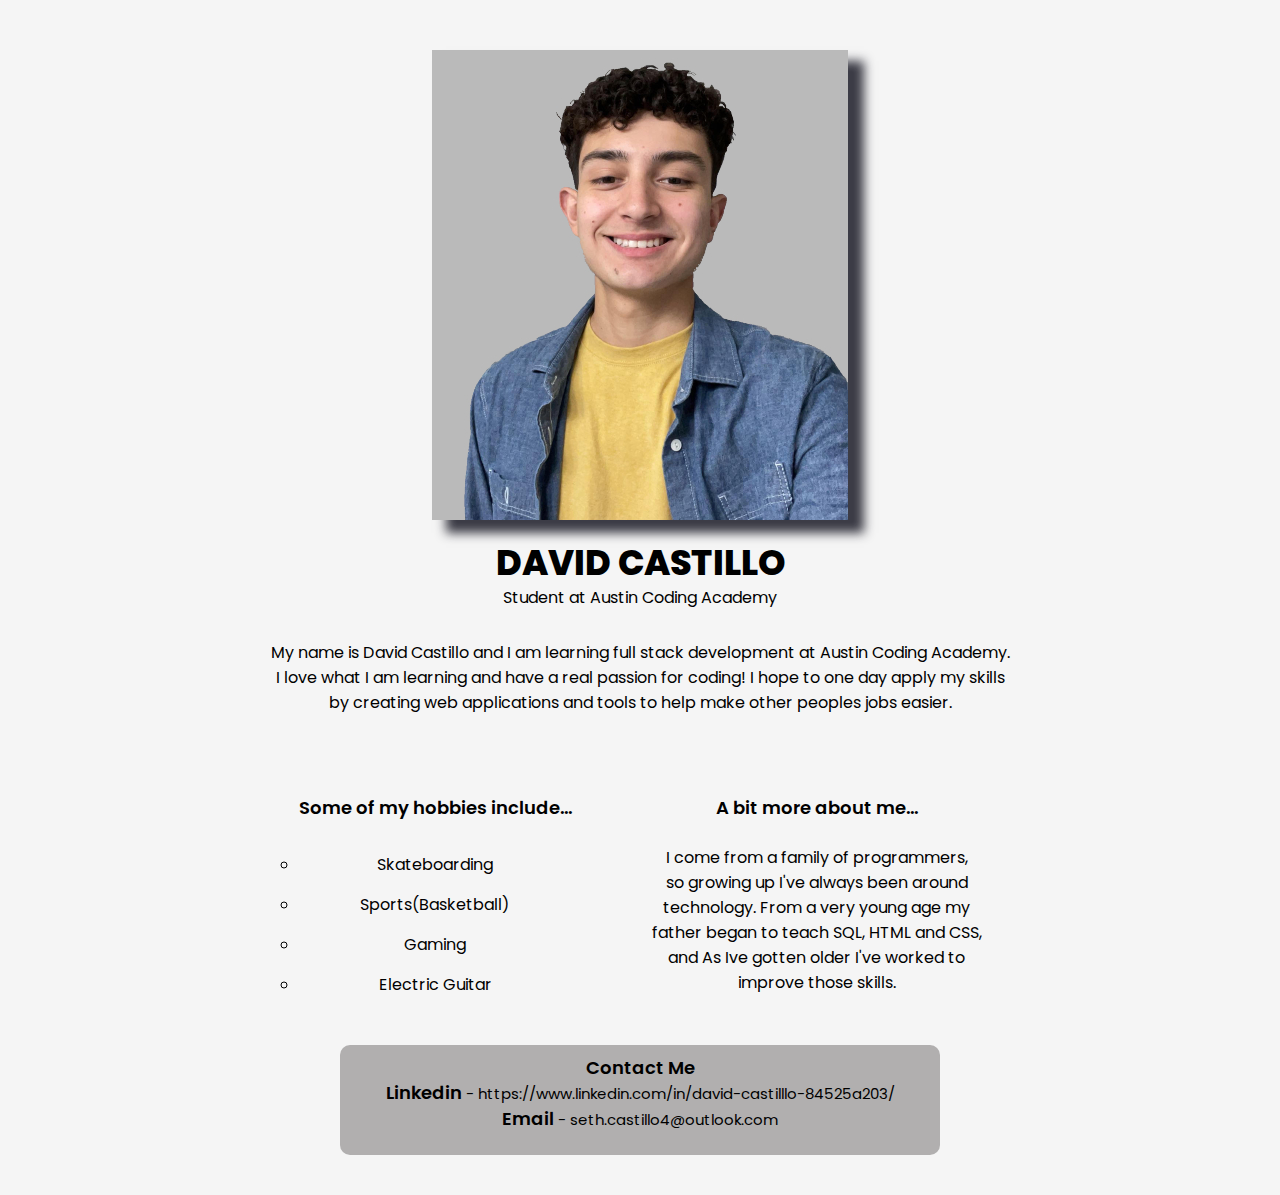
<file: aboutPage.html>
<html lang="en">
<head>
  <meta charset="UTF-8">
  <meta name="viewport" content="width=device-width, initial-scale=1.0">
  <link rel="stylesheet" href="Aboutreset.css">
  <link rel="stylesheet" href="about-Styles.css">
  <link rel="preconnect" href="https://fonts.gstatic.com">
<link href="https://fonts.googleapis.com/css2?family=Poppins:ital,wght@0,300;1,800&display=swap" rel="stylesheet">
  <title>AboutPage</title>
</head>
<body>
  <header>
    <img src="Megrey.jpg">
    <div>DAVID CASTILLO</div>
    <p>Student at Austin Coding Academy</p>
    <article>My name is David Castillo and I am learning full stack development at Austin Coding Academy. <br>
      I love what I am learning and have a real passion for coding! I hope to one day apply my skills <br>
      by creating web applications and tools to help make other peoples jobs easier.
    </article>
  </header>
    <section class="body">
      <div class="hobbies">
      <span>Some of my hobbies include...</span> <br><br>
      <ul>
        <li>Skateboarding</li>
        <li>Sports(Basketball)</li>
        <li>Gaming</li>
        <li>Electric Guitar</li>
      </ul>
    </div>
    <div class="Extra-info">
      <span>A bit more about me...</span> <br><br>
      <article>I come from a family of programmers,<br>
         so growing up I've always been around <br> 
         technology. From a very young age my <br> 
         father began to teach SQL, HTML and  CSS, <br> 
         and As Ive gotten older I've worked to <br>
         improve those skills.</article>
    </div>
  </section>
  <footer>
    <span>Contact Me</span><br>
      <p><span>Linkedin</span> - https://www.linkedin.com/in/david-castilllo-84525a203/</p></div>
      <p><span>Email</span> - seth.castillo4@outlook.com</p></div>
  </footer>
</body>
</html>
</file>
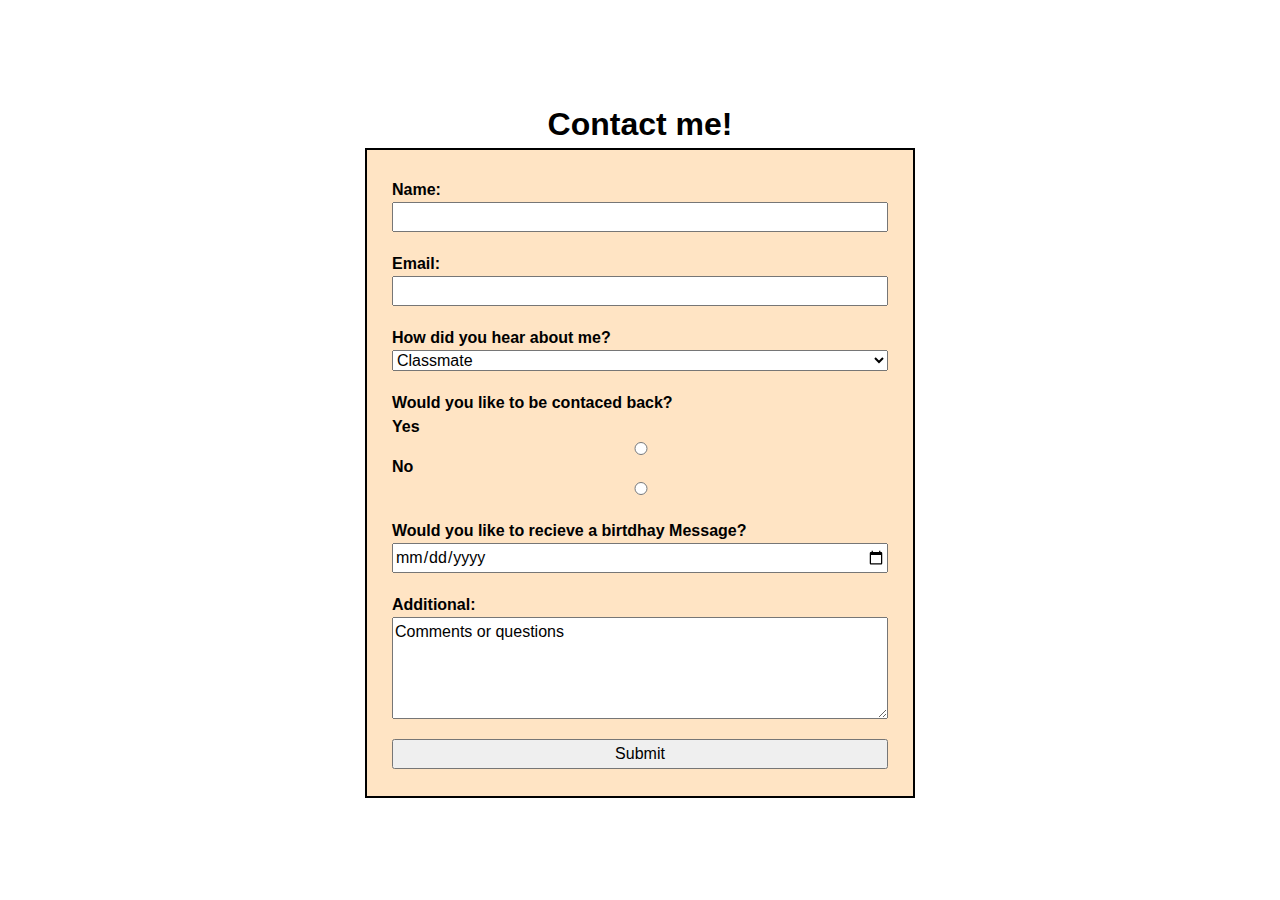
<file: contactpage.html>
<html lang="en">
<head>
    <meta charset="UTF-8">
    <meta name="viewport" content="width=device-width, initial-scale=1.0">
    <link rel="stylesheet" href="contactpage.css">
    <link rel="stylesheet" href="contactpage-reset.css">
    <title>Contact Page</title>
</head>
<body>
    <header>
        <h1>Contact me!</h1>
    </header>
    <form action="/example.html" method="POST" id="form1">
        <div class="input">
            <label for="name">Name:</label>
            <input type="text" id="name" name="name">
            
            <label for="name">Email:</label>           
            <input type="text" id="email" name="email">

            <label for="method">How did you hear about me?</label> 
            <select id="method" name="User-heard-about-me-by:" >
                <option value="Classmate">Classmate</option>
                <option value="Resume-Submission">Resume Submission</option>
                <option value="LinkedIn">LinkedIn</option>
                <option value="Coding-Academy-Rec">Coding Academy Rec</option>
                <option value="Other">Other</option>
            </select>
            
            <p>Would you like to be contaced back?</p>
            <label for="Yes" >Yes</label>
            <input type="radio" value="Yes">
            <label for="No" >No</label>
            <input type="radio" value="No">
            <br>

            <label for="BdayMessage">Would you like to recieve a birtdhay Message?</label>
            <input type="date">

            <label for="extras">Additional:</label>
            <textarea id="extras" name="comments" rows="4" >Comments or questions</textarea>
            
            <button type="submit" form="form1" value="Submit">Submit</button>
        </div>
    </form>
</body>
</html>
</file>
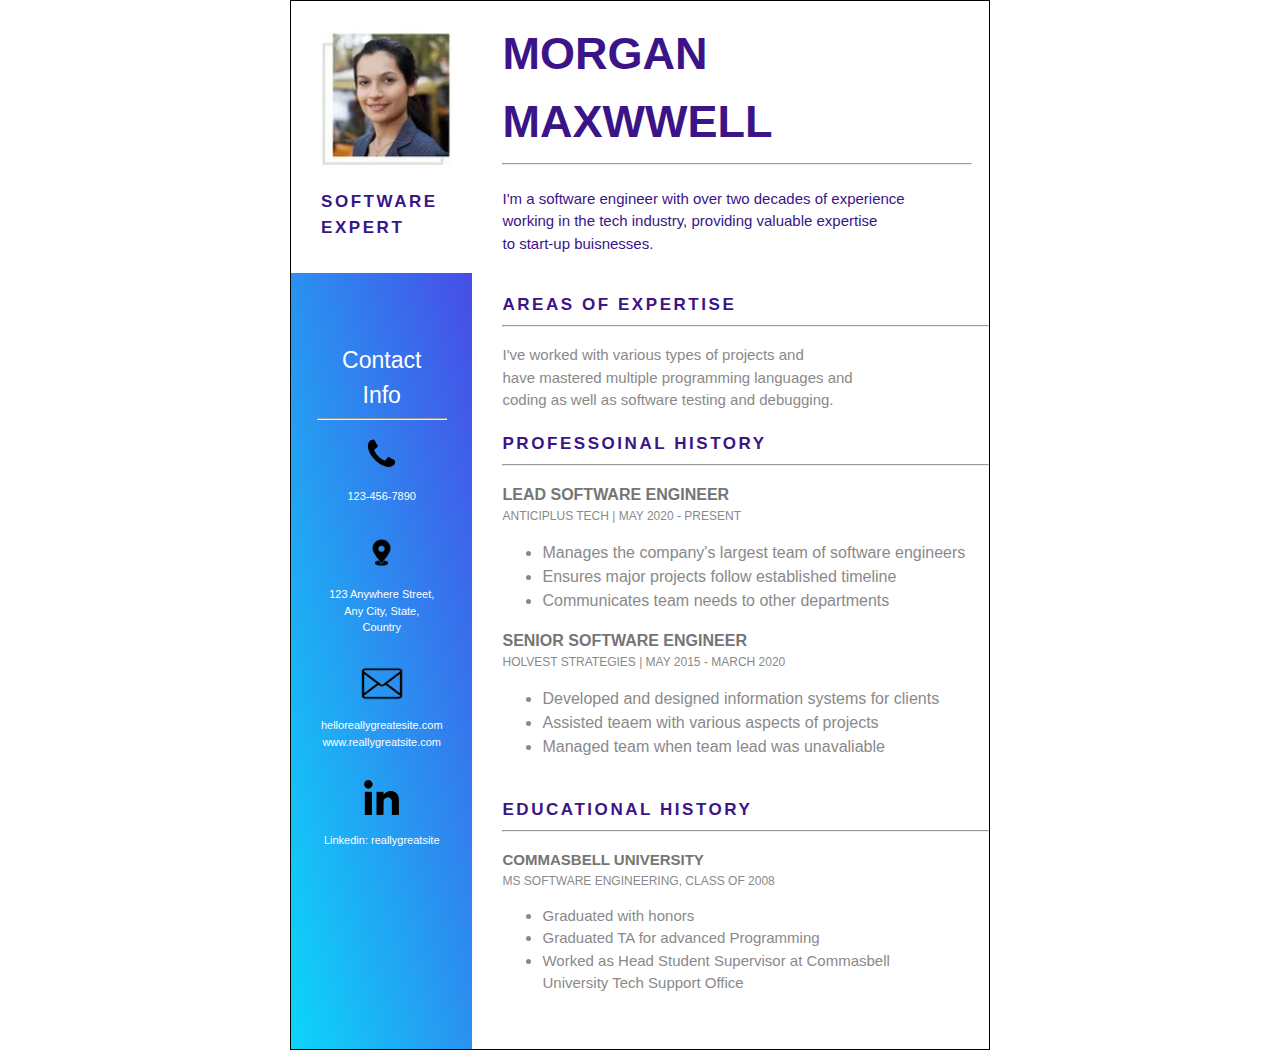
<file: resume.html>
<html lang="en">

<head>
  <meta charset="UTF-8">
  <meta name="viewport" content="width=device-width, initial-scale=1.0">
  <link rel="stylesheet" href="resume-reset.css">
  <link rel="stylesheet" href="resume-styles.css">
  <title>Resume</title>
</head>

<body>
  <section>
    <div class="photo"><img src="Resume.png"> <br>
       <span class="heading">SOFTWARE <br> EXPERT</span>
    </div>

    <div class="title">
      <h1>MORGAN <br> MAXWWELL</h1>
      <hr class="line-one">
      <p>I'm a software engineer with over two decades of experience <br>
        working in the tech industry, providing valuable expertise <br>
        to start-up buisnesses.</p>
    </div>

    <div class="info">
      <span  class="info-head">Contact <br> Info</span>
      <hr class="line-two">

      <div class="icon-one">
      <img src="Phone.png" class="icons"><br>
      <p>123-456-7890</p>
    </div>

    <div class="icon-two">
      <img src="Location.png" class="icons"><br>
      <p>123 Anywhere Street, <br>
        Any City, State, <br>
        Country</p>
      </div>

      <div class="icon-three">
      <img src="Mail.png" class="icons"><br>
      <p>helloreallygreatesite.com <br>
        www.reallygreatsite.com</p>
      </div>

      <div class="icon-four">
      <img src="Linkedin.png" class="icons"><br>
      <p>Linkedin: reallygreatsite</p>
    </div>
    </div>

    <div class="expertise">
      <span class="heading">AREAS OF EXPERTISE</span>
      <hr>
      <p>I've worked with various types of projects and <br>
        have mastered multiple programming languages and <br>
        coding as well as software testing and debugging.
      </p>
    </div>

    <div class="history">
      <span class="heading">PROFESSOINAL HISTORY</span>
      <hr>
      <span class="sub-heading">LEAD SOFTWARE ENGINEER</span> <br>
      <span class="last-heading">ANTICIPLUS TECH | MAY 2020 - PRESENT</span>
      <ul>
        <li><p>Manages the company's largest team of software engineers</p></li>
        <li><p>Ensures major projects follow established timeline</p></li>
        <li><p>Communicates team needs to other departments</p></li>
      </ul>
      <span class="sub-heading">SENIOR SOFTWARE ENGINEER</span> <br>
      <span class="last-heading">HOLVEST STRATEGIES | MAY 2015 - MARCH 2020</span>
      <ul>
      <li><p>Developed and designed information systems for clients</p></li>
      <li><p>Assisted teaem with various aspects of projects</p></li>
      <li><p>Managed team when team lead was unavaliable</p></li>
    </ul>
    </div>
    
    <div class="education">
      <span class="heading">EDUCATIONAL HISTORY</span>
      <hr>
      <span class="sub-heading">COMMASBELL UNIVERSITY</span> <br>
      <span class="last-heading">MS SOFTWARE ENGINEERING, CLASS OF 2008</span>
      <ul>
        <li><p>Graduated with honors</p></li>
        <li><p>Graduated TA for advanced Programming</p></li>
        <li><p>Worked as Head Student Supervisor at Commasbell <br>
        University Tech Support Office
        </p></li>
      </ul>
    </div>
  </section>
</body>
</html>
</file>
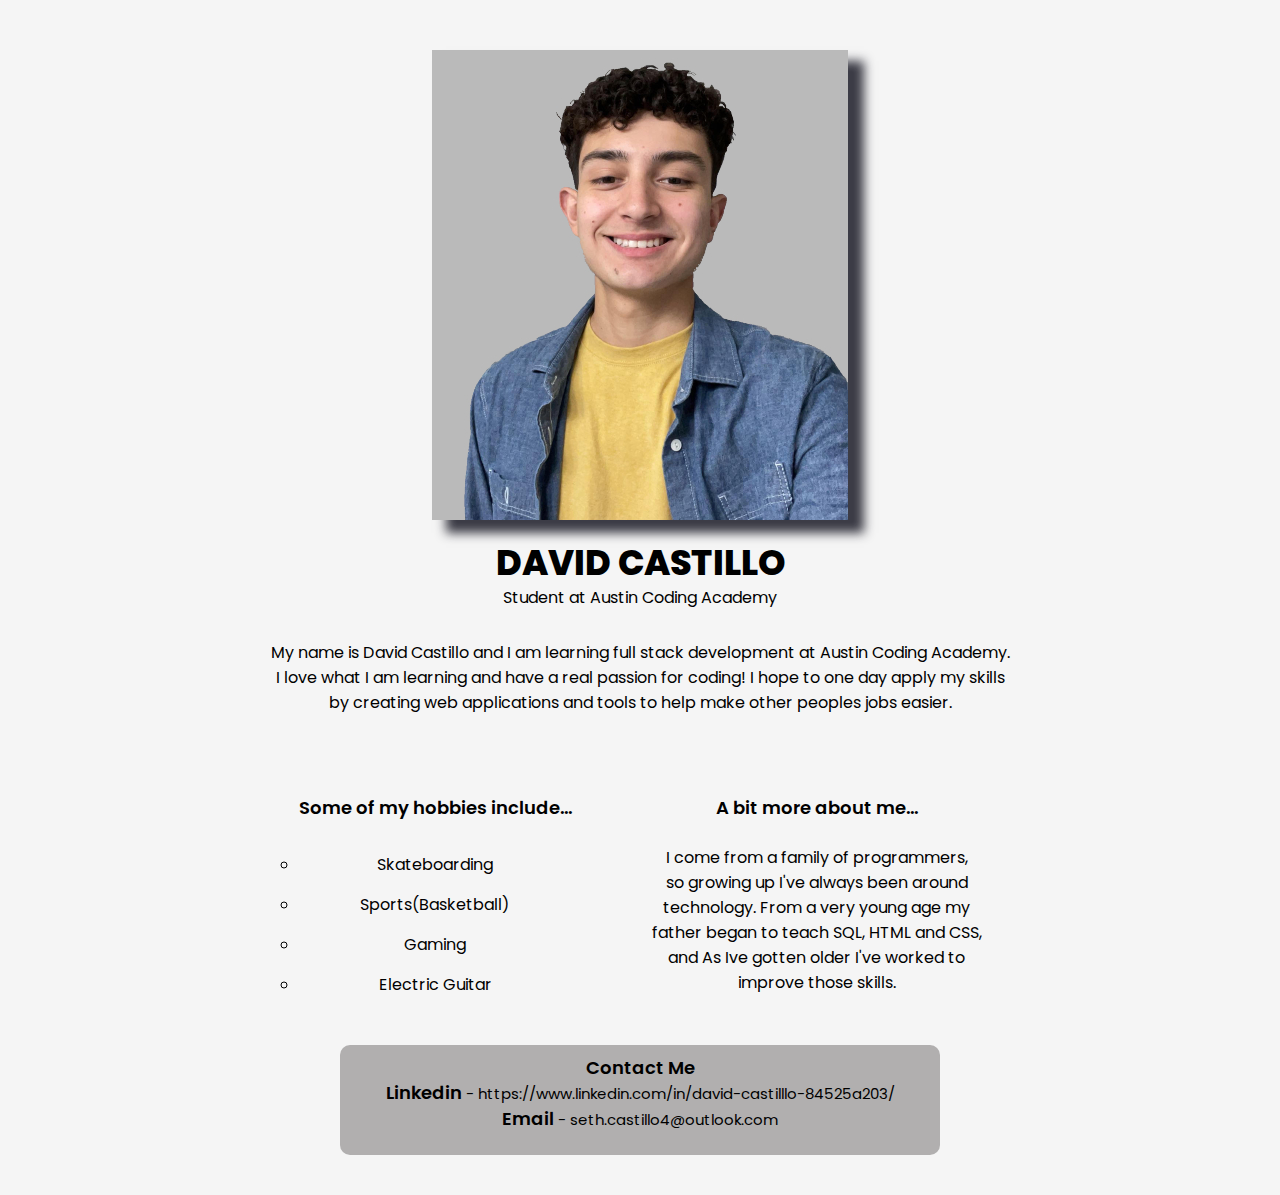
<file: Aboutme/aboutPage.html>
<html lang="en">
<head>
  <meta charset="UTF-8">
  <meta name="viewport" content="width=device-width, initial-scale=1.0">
  <link rel="stylesheet" href="Aboutreset.css">
  <link rel="stylesheet" href="about-Styles.css">
  <link rel="preconnect" href="https://fonts.gstatic.com">
<link href="https://fonts.googleapis.com/css2?family=Poppins:ital,wght@0,300;1,800&display=swap" rel="stylesheet">
  <title>AboutPage</title>
</head>
<body>
  <header>
    <img src="/images/Megrey.jpg">
    <div>DAVID CASTILLO</div>
    <p>Student at Austin Coding Academy</p>
    <article>My name is David Castillo and I am learning full stack development at Austin Coding Academy. <br>
      I love what I am learning and have a real passion for coding! I hope to one day apply my skills <br>
      by creating web applications and tools to help make other peoples jobs easier.
    </article>
  </header>
    <section class="body">
      <div class="hobbies">
      <span>Some of my hobbies include...</span> <br><br>
      <ul>
        <li>Skateboarding</li>
        <li>Sports(Basketball)</li>
        <li>Gaming</li>
        <li>Electric Guitar</li>
      </ul>
    </div>
    <div class="Extra-info">
      <span>A bit more about me...</span> <br><br>
      <article>I come from a family of programmers,<br>
         so growing up I've always been around <br> 
         technology. From a very young age my <br> 
         father began to teach SQL, HTML and  CSS, <br> 
         and As Ive gotten older I've worked to <br>
         improve those skills.</article>
    </div>
  </section>
  <footer>
    <span>Contact Me</span><br>
      <p><span>Linkedin</span> - https://www.linkedin.com/in/david-castilllo-84525a203/</p></div>
      <p><span>Email</span> - seth.castillo4@outlook.com</p></div>
  </footer>
</body>
</html>
</file>
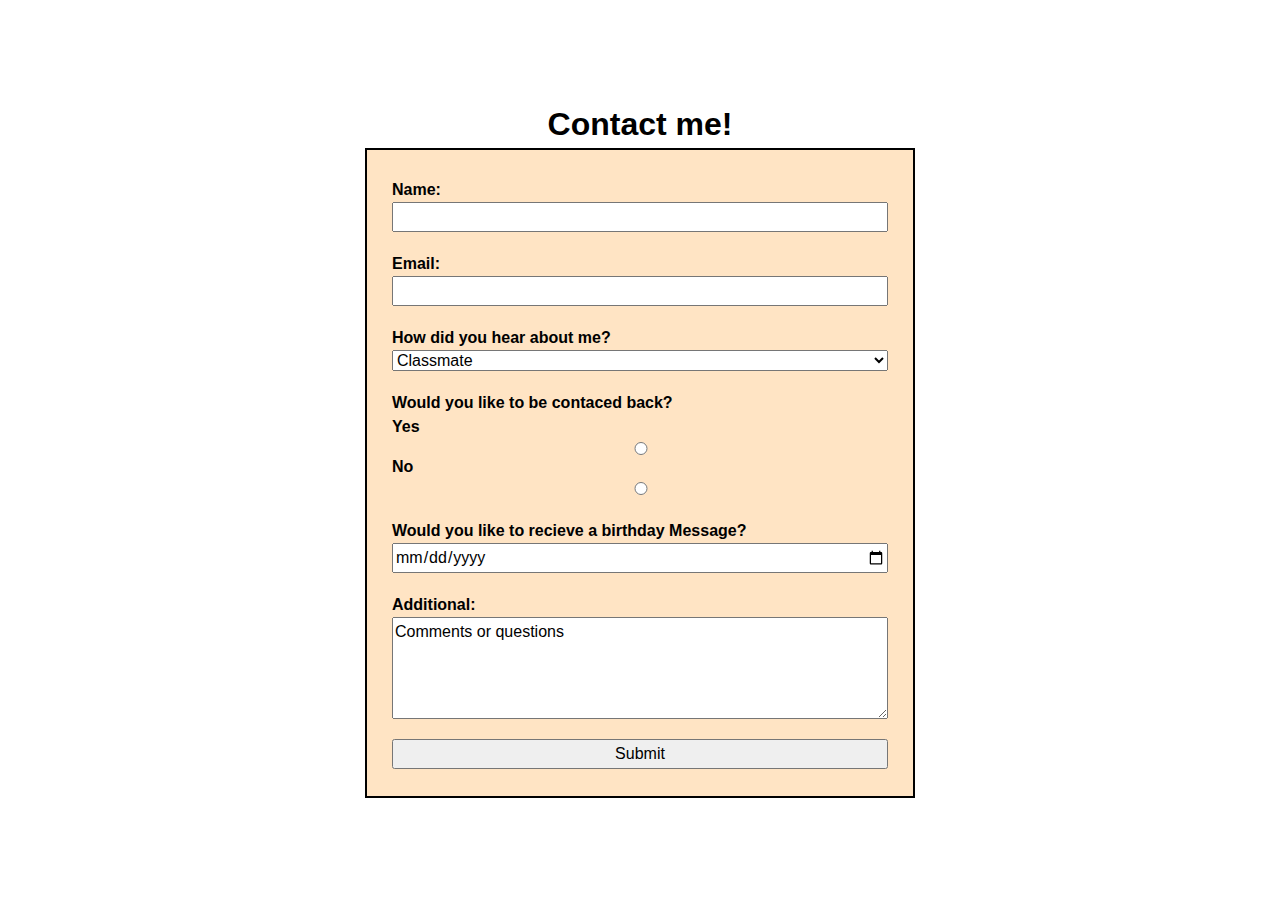
<file: ContactPage/contactpage.html>
<html lang="en">
<head>
    <meta charset="UTF-8">
    <meta name="viewport" content="width=device-width, initial-scale=1.0">
    <link rel="stylesheet" href="contactpage.css">
    <link rel="stylesheet" href="contactpage-reset.css">
    <title>Contact Page</title>
</head>
<body>
    <header>
        <h1>Contact me!</h1>
    </header>
    <form action="/example.html" method="POST" id="form1">
        <div class="input">
            <label for="name">Name:</label>
            <input type="text" id="name" name="name">
            
            <label for="name">Email:</label>           
            <input type="text" id="email" name="email">

            <label for="method">How did you hear about me?</label> 
            <select id="method" name="User-heard-about-me-by:" >
                <option value="Classmate">Classmate</option>
                <option value="Resume-Submission">Resume Submission</option>
                <option value="LinkedIn">LinkedIn</option>
                <option value="Coding-Academy-Rec">Coding Academy Rec</option>
                <option value="Other">Other</option>
            </select>
            
            <p>Would you like to be contaced back?</p>
            <label for="Yes" >Yes</label>
            <input type="radio" value="Yes">
            <label for="No" >No</label>
            <input type="radio" value="No">
            <br>

            <label for="BdayMessage">Would you like to recieve a birthday Message?</label>
            <input type="date">

            <label for="extras">Additional:</label>
            <textarea id="extras" name="comments" rows="4" >Comments or questions</textarea>
            
            <button type="submit" form="form1" value="Submit">Submit</button>
        </div>
    </form>
</body>
</html>
</file>
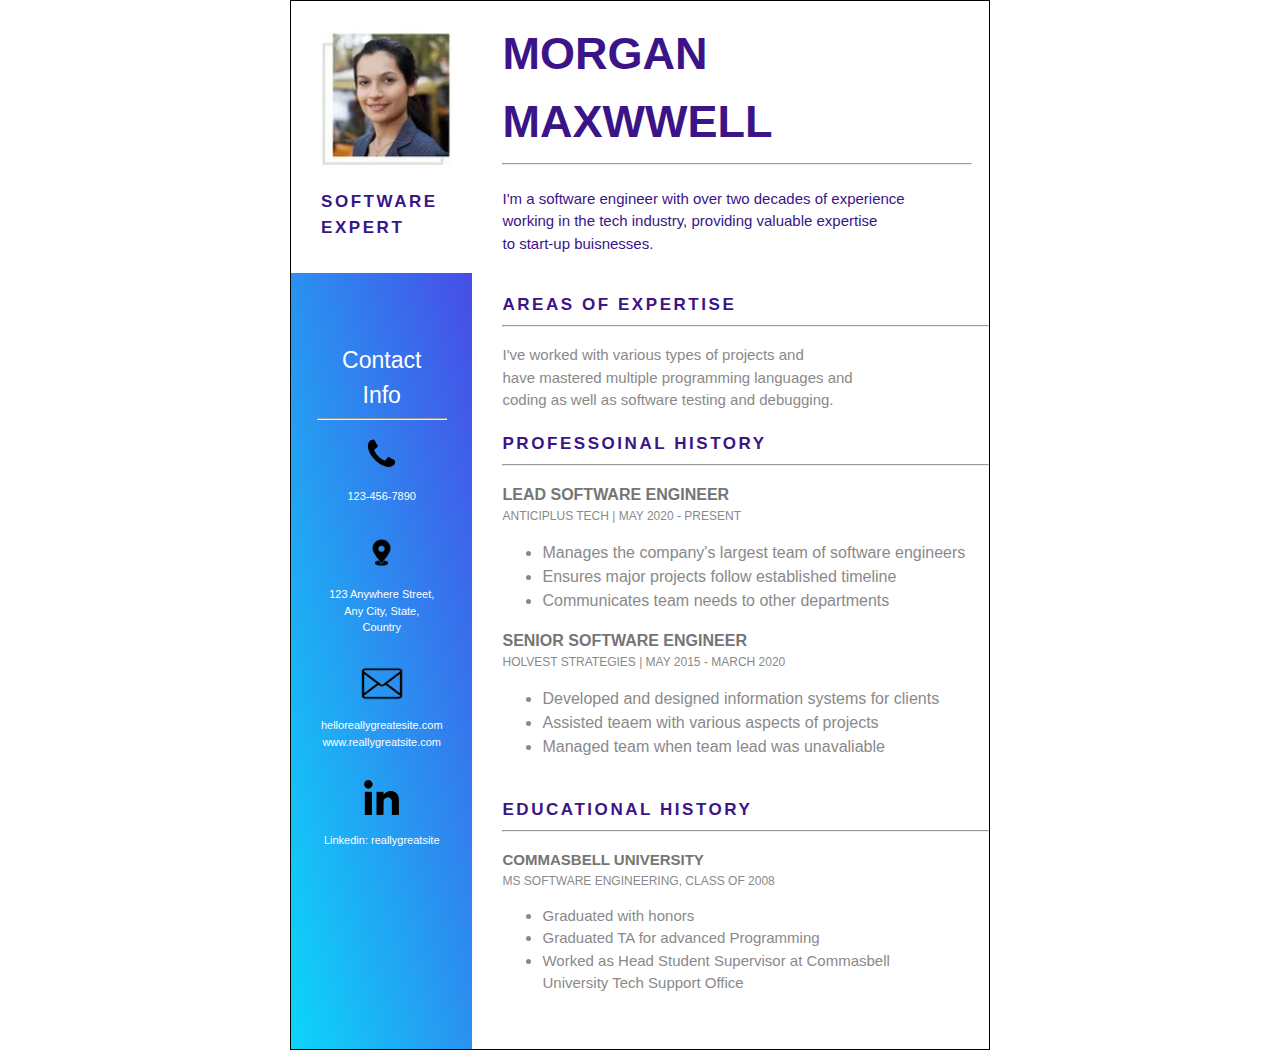
<file: Resume/resume.html>
<html lang="en">

<head>
  <meta charset="UTF-8">
  <meta name="viewport" content="width=device-width, initial-scale=1.0">
  <link
  rel="stylesheet"
  href="https://cdnjs.cloudflare.com/ajax/libs/animate.css/4.1.1/animate.min.css"
/>
  <link rel="stylesheet" href="resume-reset.css">
  <link rel="stylesheet" href="resume-styles.css">
  <script src="resume.js"></script>
    <title>Resume</title>
</head>

<body>
  <section>
    <div class="photo animate__animated " id="Picture" onmouseover="popout()"><img src="/images/Resume.png"> <br>
       <span class="heading">SOFTWARE <br> EXPERT</span>
    </div>

    <div class="title">
      <h1 onclick="animations()" id="animate" class="animate__animated ">MORGAN <br> MAXWWELL</h1>
      <hr class="line-one">
      <p>I'm a software engineer with over two decades of experience <br>
        working in the tech industry, providing valuable expertise <br>
        to start-up buisnesses.</p>
    </div>

    <div class="info" onmouseover="info1(), info2(), info3(), info4()">
      <span  class="info-head">Contact <br> Info</span>
      <hr class="line-two">

      <div class="icon-one">
      <img src="/images/Phone.png" id="icons1" class="icons animate__animated "><br>
      <p>123-456-7890</p>
    </div>

    <div class="icon-two">
      <img src="/images/Location.png" id="icons2" class="icons animate__animated "><br>
      <p>123 Anywhere Street, <br>
        Any City, State, <br>
        Country</p>
      </div>

      <div class="icon-three">
      <img src="/images/Mail.png" id="icons3" class="icons animate__animated "><br>
      <p>helloreallygreatesite.com <br>
        www.reallygreatsite.com</p>
      </div>

      <div class="icon-four">
      <img src="/images/Linkedin.png" id="icons4" class="icons animate__animated "><br>
      <p>Linkedin: reallygreatsite</p>
    </div>
    </div>

    <div class="expertise">
      <span class="heading">AREAS OF EXPERTISE</span>
      <hr>
      <p>I've worked with various types of projects and <br>
        have mastered multiple programming languages and <br>
        coding as well as software testing and debugging.
      </p>
    </div>

    <div class="history">
      <span class="heading">PROFESSOINAL HISTORY</span>
      <hr>
      <span class="sub-heading">LEAD SOFTWARE ENGINEER</span> <br>
      <span class="last-heading">ANTICIPLUS TECH | MAY 2020 - PRESENT</span>
      <ul>
        <li><p>Manages the company's largest team of software engineers</p></li>
        <li><p>Ensures major projects follow established timeline</p></li>
        <li><p>Communicates team needs to other departments</p></li>
      </ul>
      <span class="sub-heading">SENIOR SOFTWARE ENGINEER</span> <br>
      <span class="last-heading">HOLVEST STRATEGIES | MAY 2015 - MARCH 2020</span>
      <ul>
      <li><p>Developed and designed information systems for clients</p></li>
      <li><p>Assisted teaem with various aspects of projects</p></li>
      <li><p>Managed team when team lead was unavaliable</p></li>
    </ul>
    </div>
    
    <div class="education">
      <span class="heading">EDUCATIONAL HISTORY</span>
      <hr>
      <span class="sub-heading">COMMASBELL UNIVERSITY</span> <br>
      <span class="last-heading">MS SOFTWARE ENGINEERING, CLASS OF 2008</span>
      <ul>
        <li><p>Graduated with honors</p></li>
        <li><p>Graduated TA for advanced Programming</p></li>
        <li><p>Worked as Head Student Supervisor at Commasbell <br>
        University Tech Support Office
        </p></li>
      </ul>
    </div>
  </section>
</body>
</html>
</file>
<file: about-Styles.css>
body {
  display: flex;
  flex-direction: column;
  align-items: center;
  font-family: Poppins;
  background-color: whitesmoke;
  text-align: center;
  line-height: 25px;
}

img {
  margin-top: 50px;
  height: 470px;
  width: 416px;
  box-shadow: 15px 12px 10px 1px rgba(43, 43, 53, 0.918);
}

header div {
  margin: 30px 0 10px 0;
  font-size: 35px;
  font-weight: 800;
}

header article {
  margin: 30px 0 40px 0;
}

span {
  font-size: 18px;
  font-weight: 600;
}

ul {
  line-height: 40px;
  list-style-type: circle;
}

.body {
 display: flex;
 flex-direction: row;
 justify-content: center;
}

.hobbies {
  margin: 40px;
  
}

.Extra-info {
  margin: 40px;
}

footer {
  background-color: rgb(177, 175, 175);
  height: 100px;
  width: 600px;
  border-radius: 10px;
  font-size: 15px;
  padding-top: 10px;
  margin-bottom: 40px;
}

@media (max-width: 576px) {
  footer {
    width: 400px;
    font-size: 13px;
    padding: 10px;
  }
}
</file>
<file: contactpage.css>
body {
    color: black;
    display: flex;
    flex-direction: column;
    align-items: center;
    padding-top: 100px;
    font-family: sans-serif;
}

.input {
    color: black;
    border: 2px solid black;
    display: flex;
    flex-direction: column;
    justify-content: center;
    width: 550px;
    height: 650px;
    padding: 25px;
    font-size: 16px;
    background-color: bisque;
}

input[type=text]:focus {
    border: 3px solid #555;
  }

  input[type=text], select, input[type=date], textarea {
    margin-bottom: 20px;
  }


label, p{
    font-weight: bold;
}

@media (max-width: 576px) {
    .input {
        background-color: bisque;
        width: 450px;
    }
  }
</file>
<file: resume-styles.css>
body {
  display: flex;
  justify-content: center;
}

section {
  height: 1050px;
  width: 700px;
  display: grid;
  grid-template-rows: 26% 15% 35% 1fr;
  grid-template-columns: 26% 1fr;
  grid-template-areas: 
  "photo title"
  "info expertise"
  "info history"
  "info education";
  grid-gap: 0 30px;
  font-family: sans-serif;
  border: 1px solid black
}

.photo {
grid-area: photo;
padding: 30px 0 0 30px;
}

h1 {
  font-size: 45px;
  font-weight: 900;
  padding-top: 19px;
}

.line-one {
  background-color: #270D5D;
  width: 470px;
  float: left;
  margin-bottom: 23px;
}

hr {
  margin-bottom: 17px;
}

.title {
  grid-area: title;
  color: #3b1488;
  font-size: 15px;
}

.heading {
  color: #3b1488; 
  font-size: 17px;
  font-weight: bold;
  letter-spacing: .15em;
}

.info {
  grid-area: info;
  background-image: linear-gradient(to top right,#0cd6fa,#474de7) ;
  display: flex;
  flex-direction: column;
  align-items: center;
  padding-top: 70px;
  font-size: 11px;
  color: white;
  text-align: center;
}

.expertise {
  grid-area: expertise;
  color: rgb(138, 137, 137);
  font-size: 15px;
  margin-top: 19px;
}

.history {
  grid-area: history;
  color: rgb(138, 137, 137);
}

.education {
  grid-area: education;
  color: rgb(138, 137, 137);
  font-size: 15px;
}

.sub-heading {
  color: rgb(117, 117, 117);
  font-weight: bold;
}

.last-heading {
  font-size: 12px;
}

.icons {
  height: 35px;
}

.line-two {
  width: 130px;
}

.icon-one {
  display: flex;
  justify-items: center;
  align-items: center;
  flex-direction: column;
  margin-bottom: 30px;
}

.icon-two {
  display: flex;
  justify-items: center;
  align-items: center;
  flex-direction: column;
  margin-bottom: 30px;
}
.icon-three {
  display: flex;
  justify-items: center;
  align-items: center;
  flex-direction: column;
  margin-bottom: 30px;
}
.icon-four {
  display: flex;
  justify-items: center;
  align-items: center;
  flex-direction: column;
}

.info-head {
  font-size: 23px;
}
</file>
<file: Aboutme/about-Styles.css>
body {
  display: flex;
  flex-direction: column;
  align-items: center;
  font-family: Poppins;
  background-color: whitesmoke;
  text-align: center;
  line-height: 25px;
}

img {
  margin-top: 50px;
  height: 470px;
  width: 416px;
  box-shadow: 15px 12px 10px 1px rgba(43, 43, 53, 0.918);
}

header div {
  margin: 30px 0 10px 0;
  font-size: 35px;
  font-weight: 800;
}

header article {
  margin: 30px 0 40px 0;
}

span {
  font-size: 18px;
  font-weight: 600;
}

ul {
  line-height: 40px;
  list-style-type: circle;
}

.body {
 display: flex;
 flex-direction: row;
 justify-content: center;
}

.hobbies {
  margin: 40px;
  
}

.Extra-info {
  margin: 40px;
}

footer {
  background-color: rgb(177, 175, 175);
  height: 100px;
  width: 600px;
  border-radius: 10px;
  font-size: 15px;
  padding-top: 10px;
  margin-bottom: 40px;
}

@media (max-width: 576px) {
  footer {
    width: 400px;
    font-size: 13px;
    padding: 10px;
  }
}
</file>
<file: ContactPage/contactpage.css>
body {
    color: black;
    display: flex;
    flex-direction: column;
    align-items: center;
    padding-top: 100px;
    font-family: sans-serif;
}

.input {
    color: black;
    border: 2px solid black;
    display: flex;
    flex-direction: column;
    justify-content: center;
    width: 550px;
    height: 650px;
    padding: 25px;
    font-size: 16px;
    background-color: bisque;
}

input[type=text]:focus {
    border: 3px solid #555;
  }

  input[type=text], select, input[type=date], textarea {
    margin-bottom: 20px;
  }


label, p{
    font-weight: bold;
}

@media (max-width: 576px) {
    .input {
        background-color: bisque;
        width: 450px;
    }
  }
</file>
<file: Resume/resume-styles.css>
body {
  display: flex;
  justify-content: center;
}

section {
  height: 1050px;
  width: 700px;
  display: grid;
  grid-template-rows: 26% 15% 35% 1fr;
  grid-template-columns: 26% 1fr;
  grid-template-areas: 
  "photo title"
  "info expertise"
  "info history"
  "info education";
  grid-gap: 0 30px;
  font-family: sans-serif;
  border: 1px solid black
}

.photo {
grid-area: photo;
padding: 30px 0 0 30px;
}

h1 {
  font-size: 45px;
  font-weight: 900;
  padding-top: 19px;
}

.line-one {
  background-color: #270D5D;
  width: 470px;
  float: left;
  margin-bottom: 23px;
}

hr {
  margin-bottom: 17px;
}

.title {
  grid-area: title;
  color: #3b1488;
  font-size: 15px;
}

.heading {
  color: #3b1488; 
  font-size: 17px;
  font-weight: bold;
  letter-spacing: .15em;
}

.info {
  grid-area: info;
  background-image: linear-gradient(to top right,#0cd6fa,#474de7) ;
  display: flex;
  flex-direction: column;
  align-items: center;
  padding-top: 70px;
  font-size: 11px;
  color: white;
  text-align: center;
}

.expertise {
  grid-area: expertise;
  color: rgb(138, 137, 137);
  font-size: 15px;
  margin-top: 19px;
}

.history {
  grid-area: history;
  color: rgb(138, 137, 137);
}

.education {
  grid-area: education;
  color: rgb(138, 137, 137);
  font-size: 15px;
}

.sub-heading {
  color: rgb(117, 117, 117);
  font-weight: bold;
}

.last-heading {
  font-size: 12px;
}

.icons {
  height: 35px;
}

.line-two {
  width: 130px;
}

.icon-one {
  display: flex;
  justify-items: center;
  align-items: center;
  flex-direction: column;
  margin-bottom: 30px;
}

.icon-two {
  display: flex;
  justify-items: center;
  align-items: center;
  flex-direction: column;
  margin-bottom: 30px;
}
.icon-three {
  display: flex;
  justify-items: center;
  align-items: center;
  flex-direction: column;
  margin-bottom: 30px;
}
.icon-four {
  display: flex;
  justify-items: center;
  align-items: center;
  flex-direction: column;
}

.info-head {
  font-size: 23px;
}
</file>
<file: Aboutreset.css>
/* http://meyerweb.com/eric/tools/css/reset/ 
   v2.0 | 20110126
   License: none (public domain)
*/

html, body, div, span, applet, object, iframe,
h1, h2, h3, h4, h5, h6, p, blockquote, pre,
a, abbr, acronym, address, big, cite, code,
del, dfn, em, img, ins, kbd, q, s, samp,
small, strike, strong, sub, sup, tt, var,
b, u, i, center,
dl, dt, dd, ol, ul, li,
fieldset, form, label, legend,
table, caption, tbody, tfoot, thead, tr, th, td,
article, aside, canvas, details, embed, 
figure, figcaption, footer, header, hgroup, 
menu, nav, output, ruby, section, summary,
time, mark, audio, video {
	margin: 0;
	padding: 0;
	border: 0;
	font-size: 100%;
	font: inherit;
	vertical-align: baseline;
}
/* HTML5 display-role reset for older browsers */
article, aside, details, figcaption, figure, 
footer, header, hgroup, menu, nav, section {
	display: block;
}
body {
	line-height: 1;
}
ol, ul {
	list-style: none;
}
blockquote, q {
	quotes: none;
}
blockquote:before, blockquote:after,
q:before, q:after {
	content: '';
	content: none;
}
table {
	border-collapse: collapse;
	border-spacing: 0;
}
</file>
<file: Aboutme/Aboutreset.css>
/* http://meyerweb.com/eric/tools/css/reset/ 
   v2.0 | 20110126
   License: none (public domain)
*/

html, body, div, span, applet, object, iframe,
h1, h2, h3, h4, h5, h6, p, blockquote, pre,
a, abbr, acronym, address, big, cite, code,
del, dfn, em, img, ins, kbd, q, s, samp,
small, strike, strong, sub, sup, tt, var,
b, u, i, center,
dl, dt, dd, ol, ul, li,
fieldset, form, label, legend,
table, caption, tbody, tfoot, thead, tr, th, td,
article, aside, canvas, details, embed, 
figure, figcaption, footer, header, hgroup, 
menu, nav, output, ruby, section, summary,
time, mark, audio, video {
	margin: 0;
	padding: 0;
	border: 0;
	font-size: 100%;
	font: inherit;
	vertical-align: baseline;
}
/* HTML5 display-role reset for older browsers */
article, aside, details, figcaption, figure, 
footer, header, hgroup, menu, nav, section {
	display: block;
}
body {
	line-height: 1;
}
ol, ul {
	list-style: none;
}
blockquote, q {
	quotes: none;
}
blockquote:before, blockquote:after,
q:before, q:after {
	content: '';
	content: none;
}
table {
	border-collapse: collapse;
	border-spacing: 0;
}
</file>
